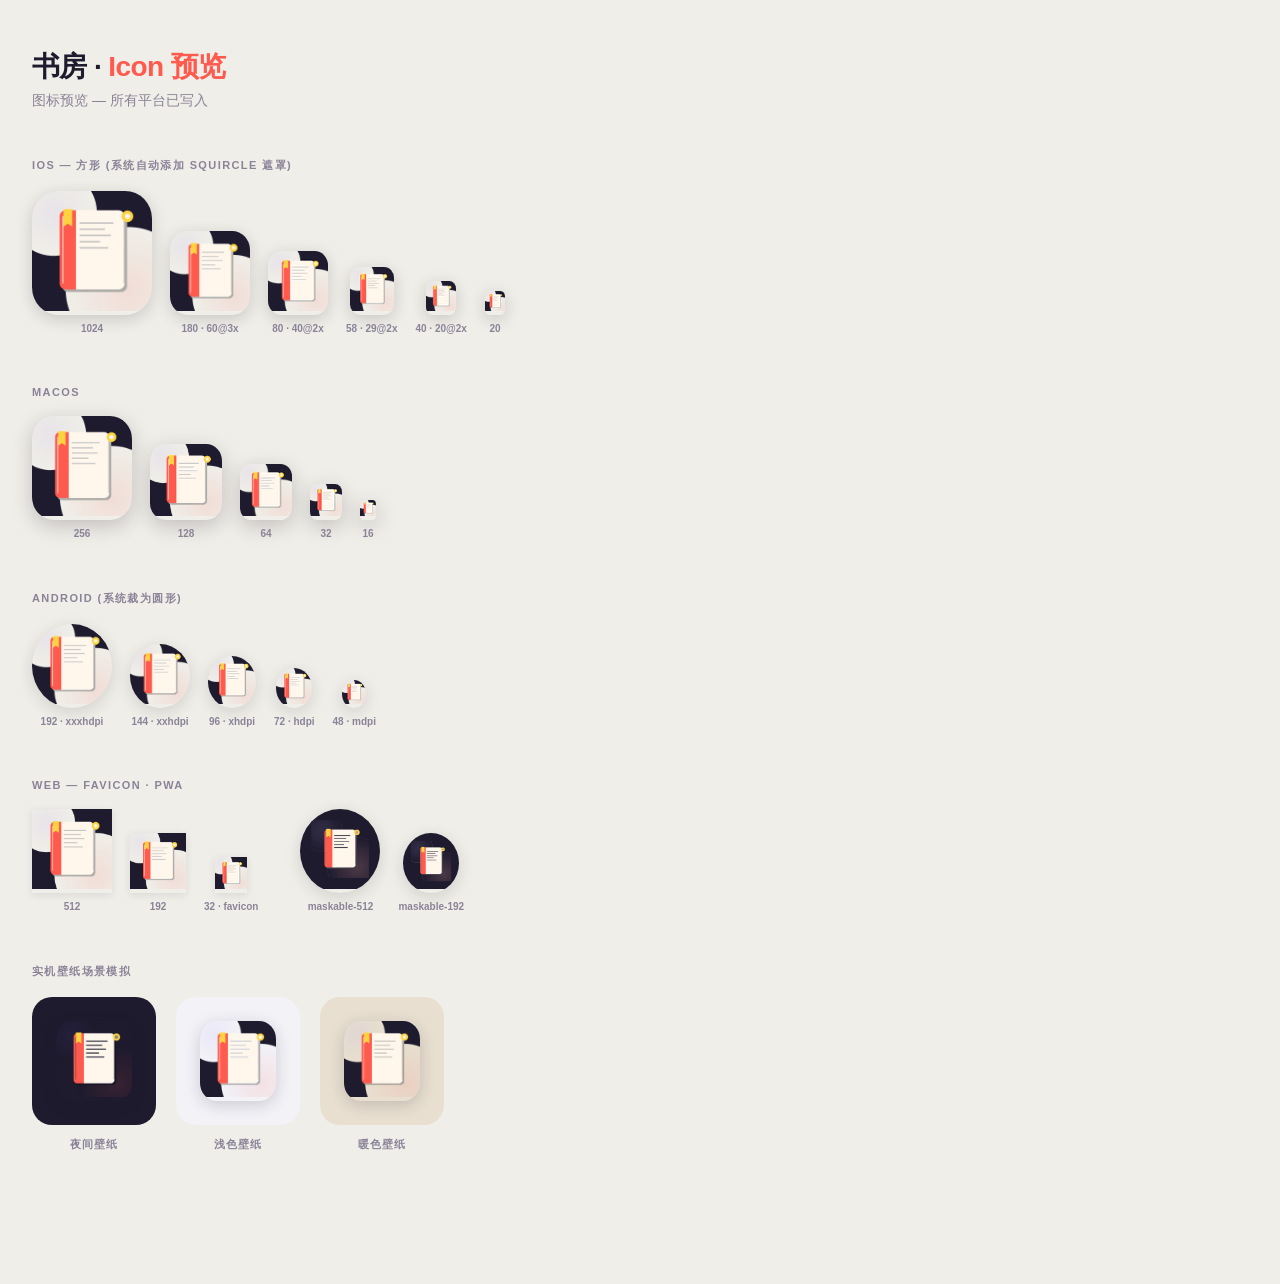
<file: scripts/icon_preview.html>
<!DOCTYPE html>
<html lang="zh">
<head>
<meta charset="UTF-8">
<meta name="viewport" content="width=device-width, initial-scale=1">
<title>书房 · 图标预览</title>
<style>
  *, *::before, *::after { box-sizing: border-box; margin: 0; padding: 0; }
  body {
    background: #F0EEE8;
    font-family: -apple-system, "SF Pro Display", "PingFang SC", sans-serif;
    color: #1E1B2E;
    min-height: 100vh;
    padding: 48px 32px 80px;
  }
  h1 {
    font-size: 28px; font-weight: 800; letter-spacing: -0.6px;
    margin-bottom: 6px;
  }
  h1 em { font-style: normal; color: #FF5A4E; }
  .sub { font-size: 14px; color: #8A8398; margin-bottom: 48px; }

  .section { margin-bottom: 52px; }
  .section-title {
    font-size: 11px; font-weight: 800; letter-spacing: 1.4px;
    text-transform: uppercase; color: #8A8398; margin-bottom: 18px;
  }

  .grid { display: flex; flex-wrap: wrap; align-items: flex-end; gap: 18px; }

  .icon-cell { display: flex; flex-direction: column; align-items: center; gap: 8px; }
  .icon-cell span {
    font-size: 10px; font-weight: 600; color: #8A8398;
    font-variant-numeric: tabular-nums;
  }

  /* iOS squircle clip */
  .clip-ios {
    border-radius: 22.37%;
    overflow: hidden;
    box-shadow: 0 4px 16px rgba(30,27,46,0.18);
  }
  /* Android full-round clip */
  .clip-android {
    border-radius: 50%;
    overflow: hidden;
    box-shadow: 0 4px 16px rgba(30,27,46,0.14);
  }
  /* macOS rounded rect */
  .clip-macos {
    border-radius: 22%;
    overflow: hidden;
    box-shadow: 0 6px 20px rgba(30,27,46,0.22);
  }
  /* No clip – raw icon */
  .clip-none {
    box-shadow: 0 2px 8px rgba(30,27,46,0.10);
  }

  /* Wallpaper mockup backgrounds */
  .bg-dark  { background: #1E1B2E; padding: 24px; border-radius: 20px; }
  .bg-light { background: #F2F2F7; padding: 24px; border-radius: 20px; }
  .bg-warm  { background: #E8DFD0; padding: 24px; border-radius: 20px; }

  .wallpaper-row { display: flex; gap: 20px; flex-wrap: wrap; }
  .wallpaper-block { display: flex; flex-direction: column; gap: 12px; align-items: center; }
  .wallpaper-label { font-size: 11px; color: #8A8398; font-weight: 600; letter-spacing: 0.8px; text-transform: uppercase; }
</style>
</head>
<body>

<h1>书房 · <em>Icon 预览</em></h1>
<p class="sub">图标预览 — 所有平台已写入</p>

<!-- iOS sizes -->
<div class="section">
  <div class="section-title">iOS — 方形 (系统自动添加 squircle 遮罩)</div>
  <div class="grid">
    <div class="icon-cell">
      <div class="clip-ios"><img src="../ios/Runner/Assets.xcassets/AppIcon.appiconset/Icon-App-1024x1024@1x.png" width="120" height="120"></div>
      <span>1024</span>
    </div>
    <div class="icon-cell">
      <div class="clip-ios"><img src="../ios/Runner/Assets.xcassets/AppIcon.appiconset/Icon-App-60x60@3x.png" width="80" height="80"></div>
      <span>180 · 60@3x</span>
    </div>
    <div class="icon-cell">
      <div class="clip-ios"><img src="../ios/Runner/Assets.xcassets/AppIcon.appiconset/Icon-App-40x40@2x.png" width="60" height="60"></div>
      <span>80 · 40@2x</span>
    </div>
    <div class="icon-cell">
      <div class="clip-ios"><img src="../ios/Runner/Assets.xcassets/AppIcon.appiconset/Icon-App-29x29@2x.png" width="44" height="44"></div>
      <span>58 · 29@2x</span>
    </div>
    <div class="icon-cell">
      <div class="clip-ios"><img src="../ios/Runner/Assets.xcassets/AppIcon.appiconset/Icon-App-20x20@2x.png" width="30" height="30"></div>
      <span>40 · 20@2x</span>
    </div>
    <div class="icon-cell">
      <div class="clip-ios"><img src="../ios/Runner/Assets.xcassets/AppIcon.appiconset/Icon-App-20x20@1x.png" width="20" height="20"></div>
      <span>20</span>
    </div>
  </div>
</div>

<!-- macOS sizes -->
<div class="section">
  <div class="section-title">macOS</div>
  <div class="grid">
    <div class="icon-cell">
      <div class="clip-macos"><img src="../macos/Runner/Assets.xcassets/AppIcon.appiconset/app_icon_256.png" width="100" height="100"></div>
      <span>256</span>
    </div>
    <div class="icon-cell">
      <div class="clip-macos"><img src="../macos/Runner/Assets.xcassets/AppIcon.appiconset/app_icon_128.png" width="72" height="72"></div>
      <span>128</span>
    </div>
    <div class="icon-cell">
      <div class="clip-macos"><img src="../macos/Runner/Assets.xcassets/AppIcon.appiconset/app_icon_64.png" width="52" height="52"></div>
      <span>64</span>
    </div>
    <div class="icon-cell">
      <div class="clip-macos"><img src="../macos/Runner/Assets.xcassets/AppIcon.appiconset/app_icon_32.png" width="32" height="32"></div>
      <span>32</span>
    </div>
    <div class="icon-cell">
      <div class="clip-macos"><img src="../macos/Runner/Assets.xcassets/AppIcon.appiconset/app_icon_16.png" width="16" height="16"></div>
      <span>16</span>
    </div>
  </div>
</div>

<!-- Android sizes -->
<div class="section">
  <div class="section-title">Android (系统裁为圆形)</div>
  <div class="grid">
    <div class="icon-cell">
      <div class="clip-android"><img src="../android/app/src/main/res/mipmap-xxxhdpi/ic_launcher.png" width="80" height="80"></div>
      <span>192 · xxxhdpi</span>
    </div>
    <div class="icon-cell">
      <div class="clip-android"><img src="../android/app/src/main/res/mipmap-xxhdpi/ic_launcher.png" width="60" height="60"></div>
      <span>144 · xxhdpi</span>
    </div>
    <div class="icon-cell">
      <div class="clip-android"><img src="../android/app/src/main/res/mipmap-xhdpi/ic_launcher.png" width="48" height="48"></div>
      <span>96 · xhdpi</span>
    </div>
    <div class="icon-cell">
      <div class="clip-android"><img src="../android/app/src/main/res/mipmap-hdpi/ic_launcher.png" width="36" height="36"></div>
      <span>72 · hdpi</span>
    </div>
    <div class="icon-cell">
      <div class="clip-android"><img src="../android/app/src/main/res/mipmap-mdpi/ic_launcher.png" width="24" height="24"></div>
      <span>48 · mdpi</span>
    </div>
  </div>
</div>

<!-- Web -->
<div class="section">
  <div class="section-title">Web — favicon · PWA</div>
  <div class="grid">
    <div class="icon-cell">
      <div class="clip-none"><img src="../web/icons/Icon-512.png" width="80" height="80"></div>
      <span>512</span>
    </div>
    <div class="icon-cell">
      <div class="clip-none"><img src="../web/icons/Icon-192.png" width="56" height="56"></div>
      <span>192</span>
    </div>
    <div class="icon-cell">
      <div class="clip-none"><img src="../web/favicon.png" width="32" height="32"></div>
      <span>32 · favicon</span>
    </div>
    <div class="icon-cell" style="margin-left: 24px;">
      <div class="clip-android"><img src="../web/icons/Icon-maskable-512.png" width="80" height="80"></div>
      <span>maskable-512</span>
    </div>
    <div class="icon-cell">
      <div class="clip-android"><img src="../web/icons/Icon-maskable-192.png" width="56" height="56"></div>
      <span>maskable-192</span>
    </div>
  </div>
</div>

<!-- Wallpaper context -->
<div class="section">
  <div class="section-title">实机壁纸场景模拟</div>
  <div class="wallpaper-row">
    <div class="wallpaper-block">
      <div class="bg-dark">
        <div class="clip-ios"><img src="../ios/Runner/Assets.xcassets/AppIcon.appiconset/Icon-App-60x60@3x.png" width="76" height="76"></div>
      </div>
      <span class="wallpaper-label">夜间壁纸</span>
    </div>
    <div class="wallpaper-block">
      <div class="bg-light">
        <div class="clip-ios"><img src="../ios/Runner/Assets.xcassets/AppIcon.appiconset/Icon-App-60x60@3x.png" width="76" height="76"></div>
      </div>
      <span class="wallpaper-label">浅色壁纸</span>
    </div>
    <div class="wallpaper-block">
      <div class="bg-warm">
        <div class="clip-ios"><img src="../ios/Runner/Assets.xcassets/AppIcon.appiconset/Icon-App-60x60@3x.png" width="76" height="76"></div>
      </div>
      <span class="wallpaper-label">暖色壁纸</span>
    </div>
  </div>
</div>

</body>
</html>
</file>
